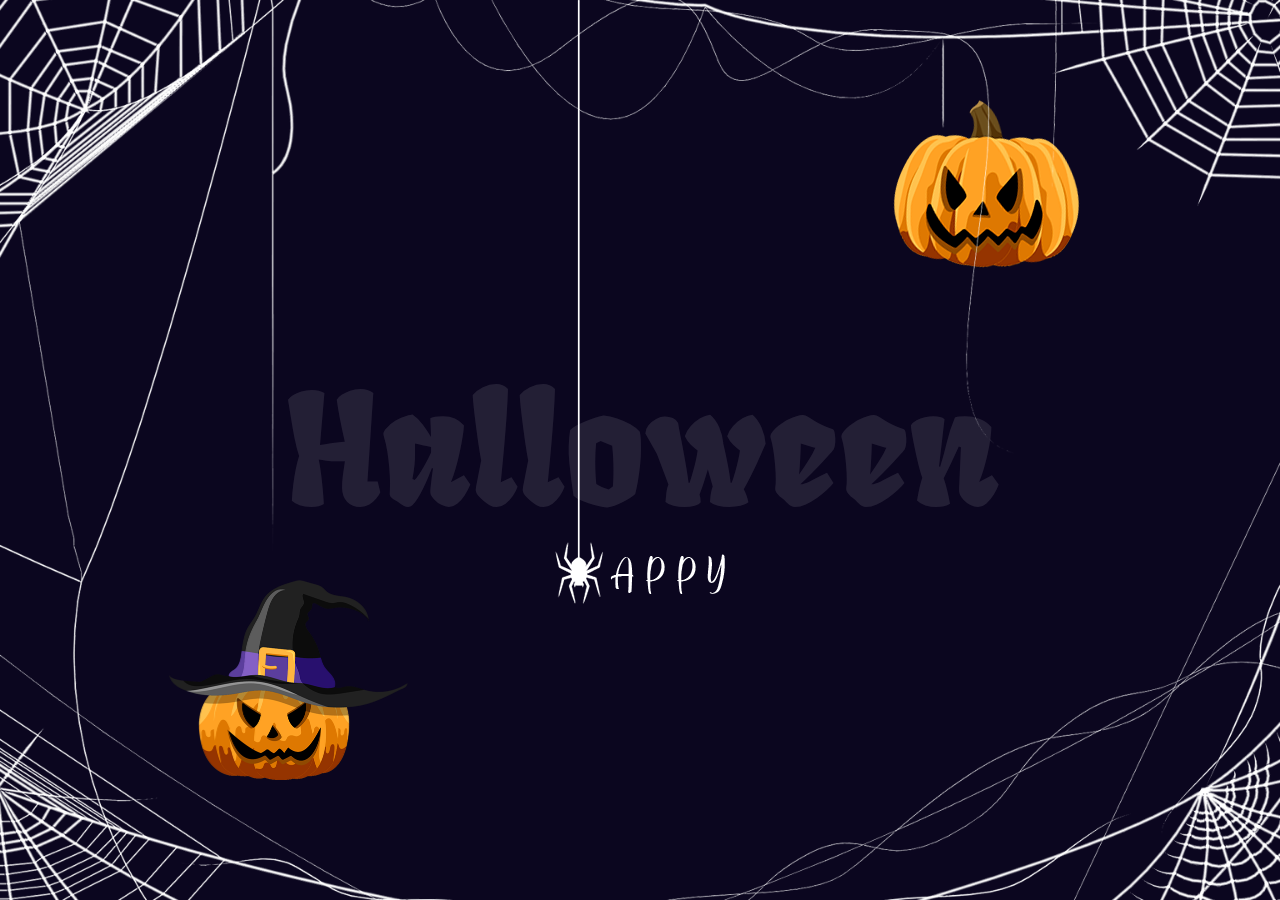
<file: Animated Halloween Banner /index.html>
<!DOCTYPE html>
<html lang="en">
<head>
    <meta charset="UTF-8">
    <meta http-equiv="X-UA-Compatible" content="IE=edge">
    <meta name="viewport" content="width=device-width, initial-scale=1.0">
    <title>Clone cording CSS</title>
    <link rel="stylesheet" type="text/css" href="style.css">
</head>
<body>
    <section class = "banner">
        <h2 class="text">Halloween</h2>
        <img src="img/spider.png" class = "spider">
        <img src="img/pumpkin01.png" class = "pumpkin01">
        <img src="img/pumpkin02.png" class = "pumpkin02">
        <img src="img/spiderWeb.png" class = "spiderWeb">
    </section>
</body>
</html>
</file>
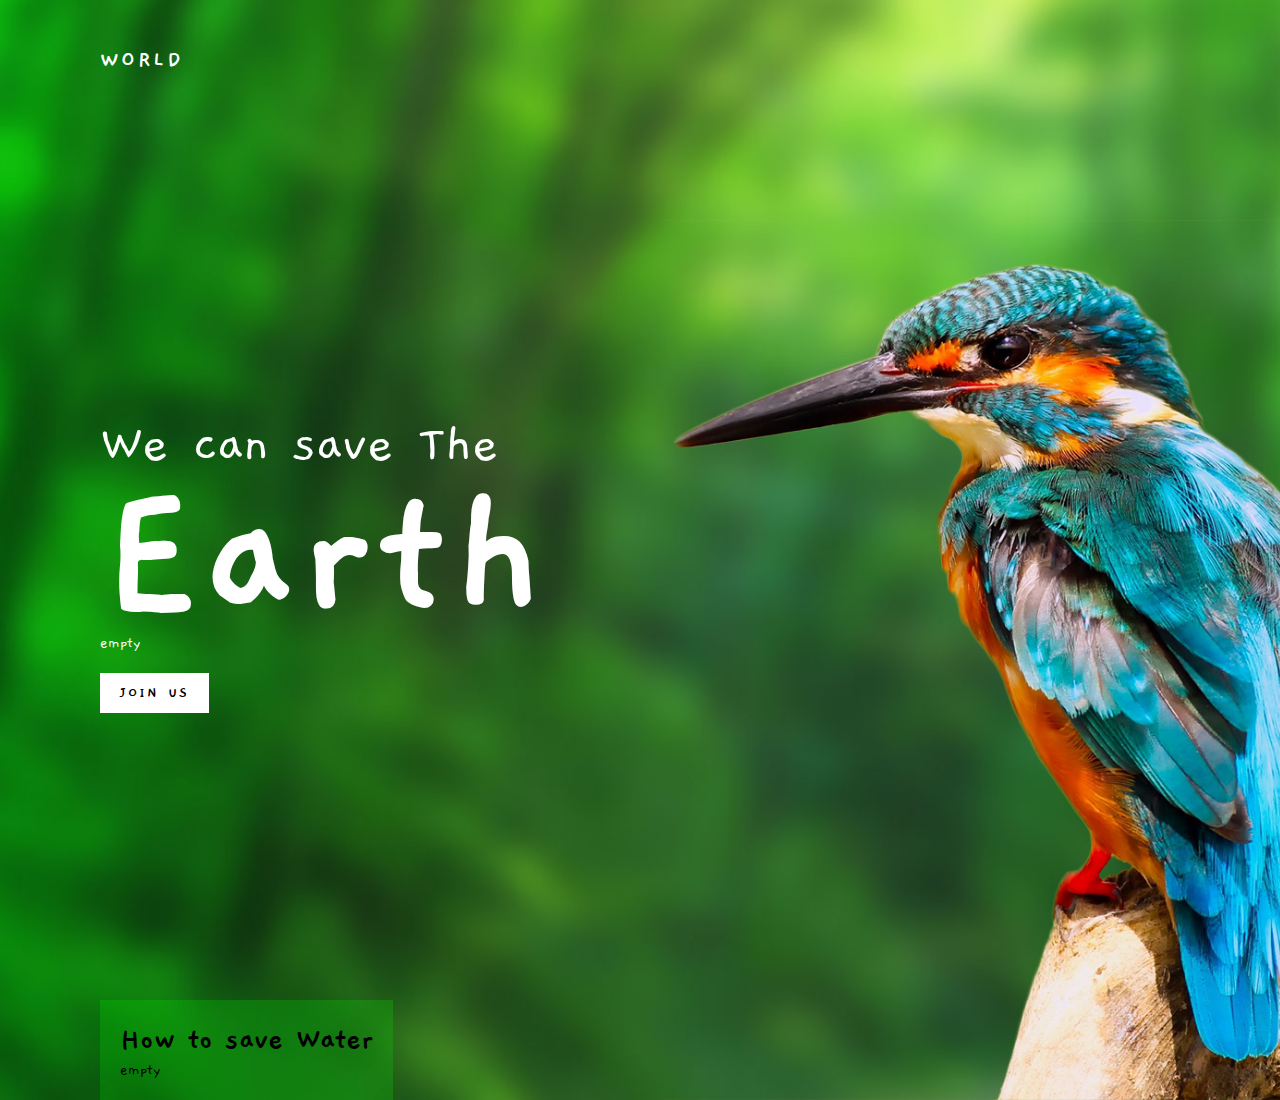
<file: Stunning Parallax Website Design/index.html>
<!DOCTYPE html>
<html lang="en">
<head>
    <meta charset="UTF-8">
    <meta http-equiv="X-UA-Compatible" content="IE=edge">
    <meta name="viewport" content="width=device-width, initial-scale=1.0">
    <title>Clone cording CSS</title>
    <link rel="stylesheet" type="text/css" href="style.css">
</head>
<body>
    <section>
        <header>
            <a href="#" class="logo">World</a>
            <div class="toggle"></div>
        </header>
        <img src="img/bg.jpg" class="bg">
        <img src="img/bird.png" class="bird">
        <div class="content">
            <h2>We can save The<br><span>Earth</span></h2>
            <p>
                empty
            </p>
            <a href="#">Join Us</a>
        </div>
        <ul class="sci">
            <li>
                <a href="#">
                    <img src="img/facebook.png">
                </a>
            </li>
            <li>
                <a href="#">
                    <img src="img/twitter.png">
                </a>
            </li>
            <li>
                <a href="#">
                    <img src="img/instagram.png">
                </a>
            </li>
        </ul>
        <div class = "textBlocks">
            <div class="block">
                <h1>How to save Water</h1>
                <p>empty</p>
            </div>
        </div>
    </section>
    <script type="text/javascript">
        document.addEventListener("mousemove", function(e){
            const bg = document.querySelector('.bg');
            const bird = document.querySelector('.bird');
            const content = document.querySelector('.content');

            bg.style.width = 100 + e.pageX/100 + '%';
            bg.style.height = 100 + e.pageX/100 + '%';

            bird.style.right = 100 + e.pageX/2 + 'px';

            content.style.left = 100 + e.pageX/2 + 'px';
        })
    </script>
</body>
</html>
</file>
<file: Animated Halloween Banner /style.css>
@import url('https://fonts.googleapis.com/css2?family=Fruktur&family=Gaegu&display=swap');
*
{
    margin : 0;
    padding : 0;
    box-sizing: border-box;
}
.banner
{
    position : absolute;
    width : 100%;
    height : 100vh;
    overflow: hidden;
    display: flex;
    justify-content: center;
    align-items: center;
    background: #0b061f;
}
.spider
{
    position : absolute;
    top : 0;
    animation: animateSpider 15S ease-in-out infinite;
}
@keyframes animateSpider
{
    0%,100%
    {
        transform : translateY(-500px);
    }
    50%
    {
        transform: translateY(0px);
    }
}
.pumpkin01
{
    position : absolute;
    top : 100px;
    right : 200px;
    animation : animatePumpkin 8s ease-in-out infinite;
}
@keyframes animatePumpkin
{
    0%, 50%
    {
        transform : translateY(-50px);
    }
    50%
    {
        transform : translateY(50px);
    }
}
.pumpkin02
{
    position : absolute;
    bottom : 20px;
    left : 50px;
    animation : animatePumpkin 4s ease-in-out infinite;
    scale : 0.5
}
.spiderWeb
{
    position : absolute;
    width : 100%;
    height : 100%;
    object-fit : cover;
    mix-blend-mode: screen;
}
.text 
{
    position : relative ;
    color : rgba(255,255,255,0.1);
    font-size: 12vw;
    font-family: 'Fruktur', cursive;
    font-weight: 100;
    animation : animateText 5s linear infinite;    
}
@keyframes animateText
{
    0%,18%,20%,18.1%,20.1%,60%,65.1%,80%,90.10%,92%
    {
        color : rgba(255,255,255,0.1);
        text-shadow: none;
    }
    18.1%, 20.1%,30%, 50%, 60%,65%,80.1%,90%,92.1%,100%
    {
        color : #ffac09;
        text-shadow: 0 0 10px #ffac09,
        0 0 20px #ffac09,
        0 0 40px #ffac09,
        0 0 80px #ffac09,
        0 0 160px #ffac09;
    }
}
</file>
<file: Stunning Parallax Website Design/style.css>
@import url('https://fonts.googleapis.com/css2?family=Gaegu:200, 300, 400, 500, 600, 700, 800, 900&display=swap');
*
{
    margin : 0;
    padding: 0;
    font-family: 'Gaegu', sans-serif;
}
body{
    background: #000;
}
section
{
    position : relative;
    width : 100%;
    height : 100vh;
    overflow: hidden;
    display: flex;
    justify-content: flex-start;
    align-items: center;
    padding : 100px;
}
section header
{
    position : absolute;
    top : 0;
    left : 0;
    width : 100%;
    padding : 40px 100px;
    display: flex;
    justify-content: space-between;
    align-items: center;
    z-index: 10;
}
section header .logo
{
    position : relative;
    font-size : 1.5em;
    color : #fff;
    font-weight : 700;
    text-transform: uppercase;
    text-decoration: none;
    letter-spacing: 3px;
}
section header .toggle
{
    position: relative;
    width : 40px;
    height : 40px;
    background: url(img/menu.png);
    background-size: 30px;
    background-repeat: no-repeat;
    background-position: center;
    cursor: pointer;
}
.bg
{
    position : absolute;
    bottom : 0;
    left : 0;
    width : 100%;
    height : 100%;
    object-fit : cover;
    background-position: center;
}
.bird{
    position :absolute;
    bottom : 0;
    right : 100px;
    max-height: 80%;
    z-index: 100;
}
.content
{
    position : absolute;
    left : 100px;
    max-width: 600px;
    z-index: 10;
}
.content h2
{
    font-size: 3.5em;
    font-weight: 400;
    line-height: 2em;
    color: #fff;
}
.content h2 span
{
    font-weight : 800;
    font-size: 3.5em;
    letter-spacing: 5px;
}
.content p
{
    color : #fff;
    margin-top : -15px;
}
.content a
{
    display: inline-block;
    padding: 10px 20px;
    background: #fff;
    color: #000;
    text-decoration : none;
    text-transform: uppercase;
    margin-top : 20px;
    font-weight: 600;
    letter-spacing: 2px;
}
.sci
{
    position :absolute;
    top: 50%;
    right : 0;
    transform: translateY(-50%);
    width: 60px;
    display: flex;
    justify-content: center;
    align-items:center;
    flex-direction: column;
    padding : 20px;   
    background: #fff;
}
.sci li
{
    list-style: none;
}
.sci li a 
{
    display: inline-block;
    transform: scale(0.5);
}
.textBlocks
{
    position : absolute;
    bottom : 0;
    display: flex;
}
.textBlocks .block
{
    position : relative;
    padding  : 20px;
    margin-right : 40px;
    max-width: 500px;
    background: rgba(0,255,0,0.2);
}
.textBlocks .block h3
{
    font-weight: 600;
    letter-spacing : 2px;
    color : #fff;
}
</file>
